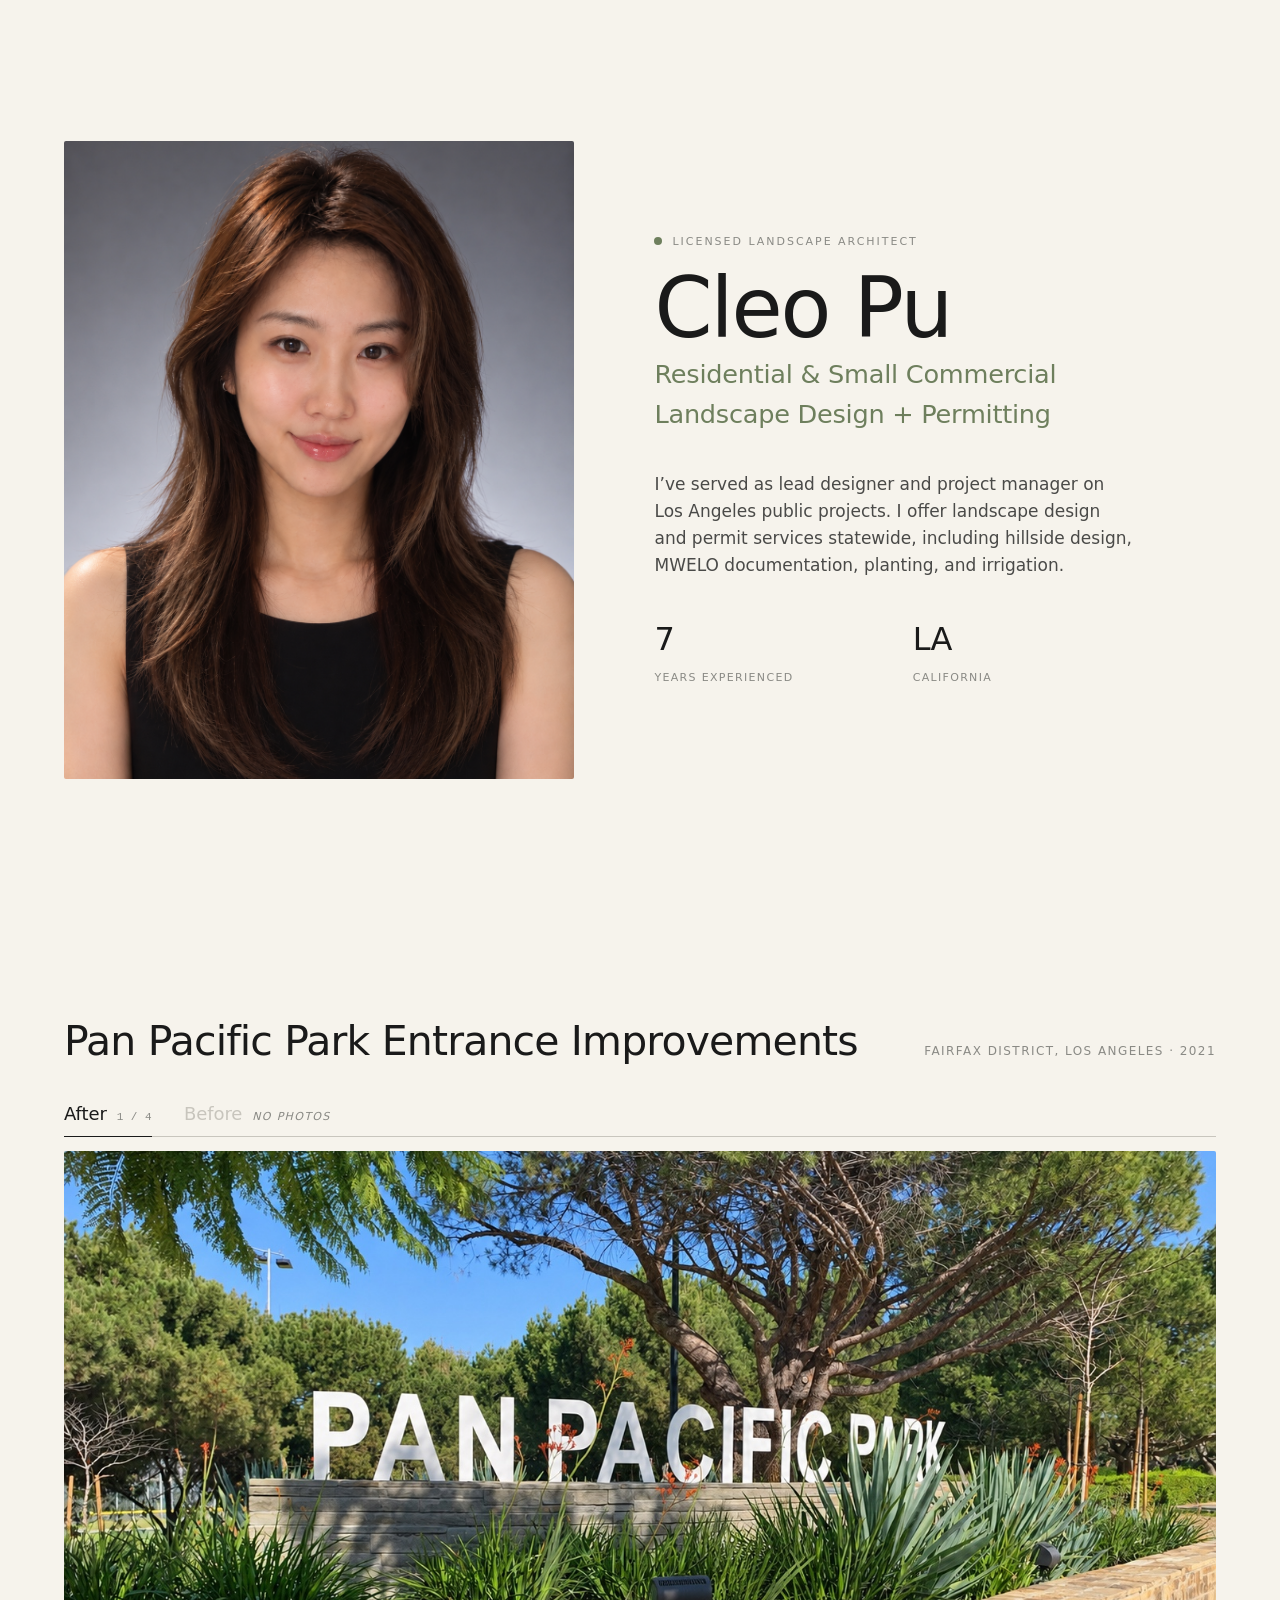
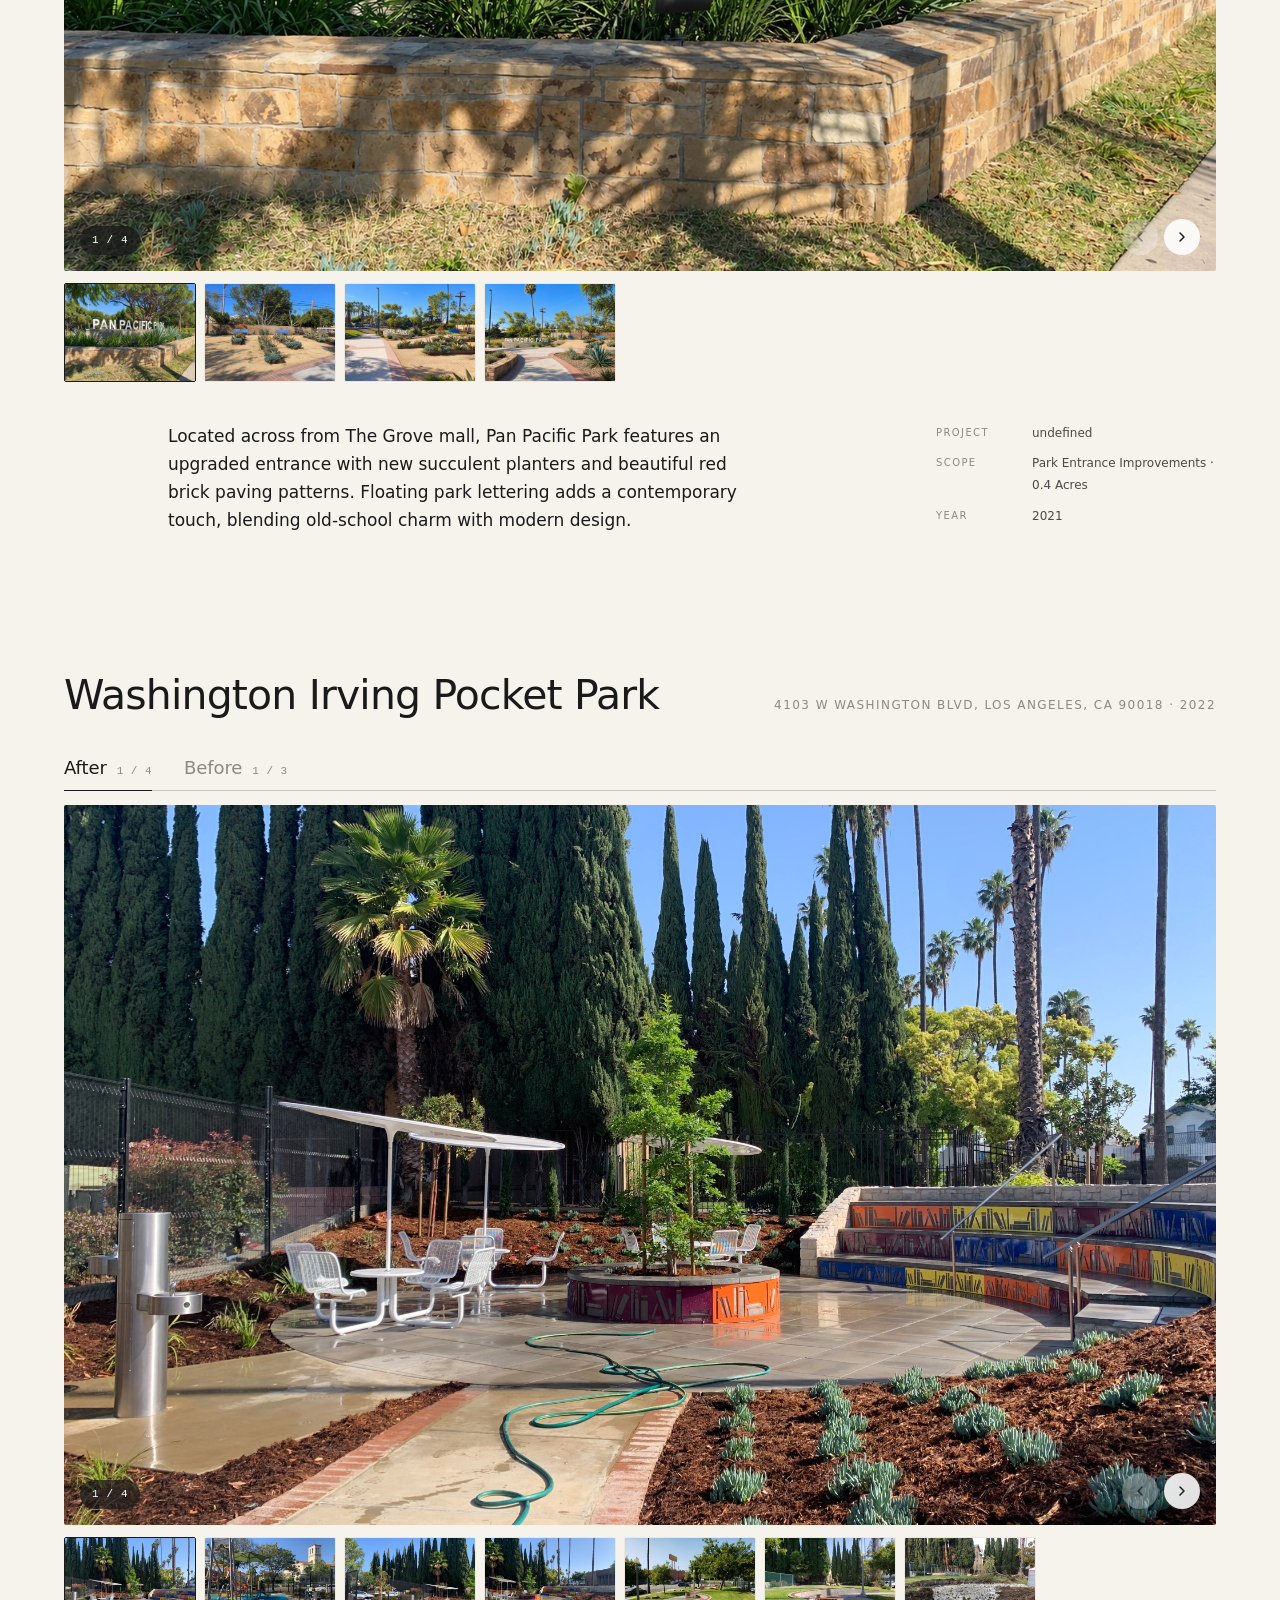
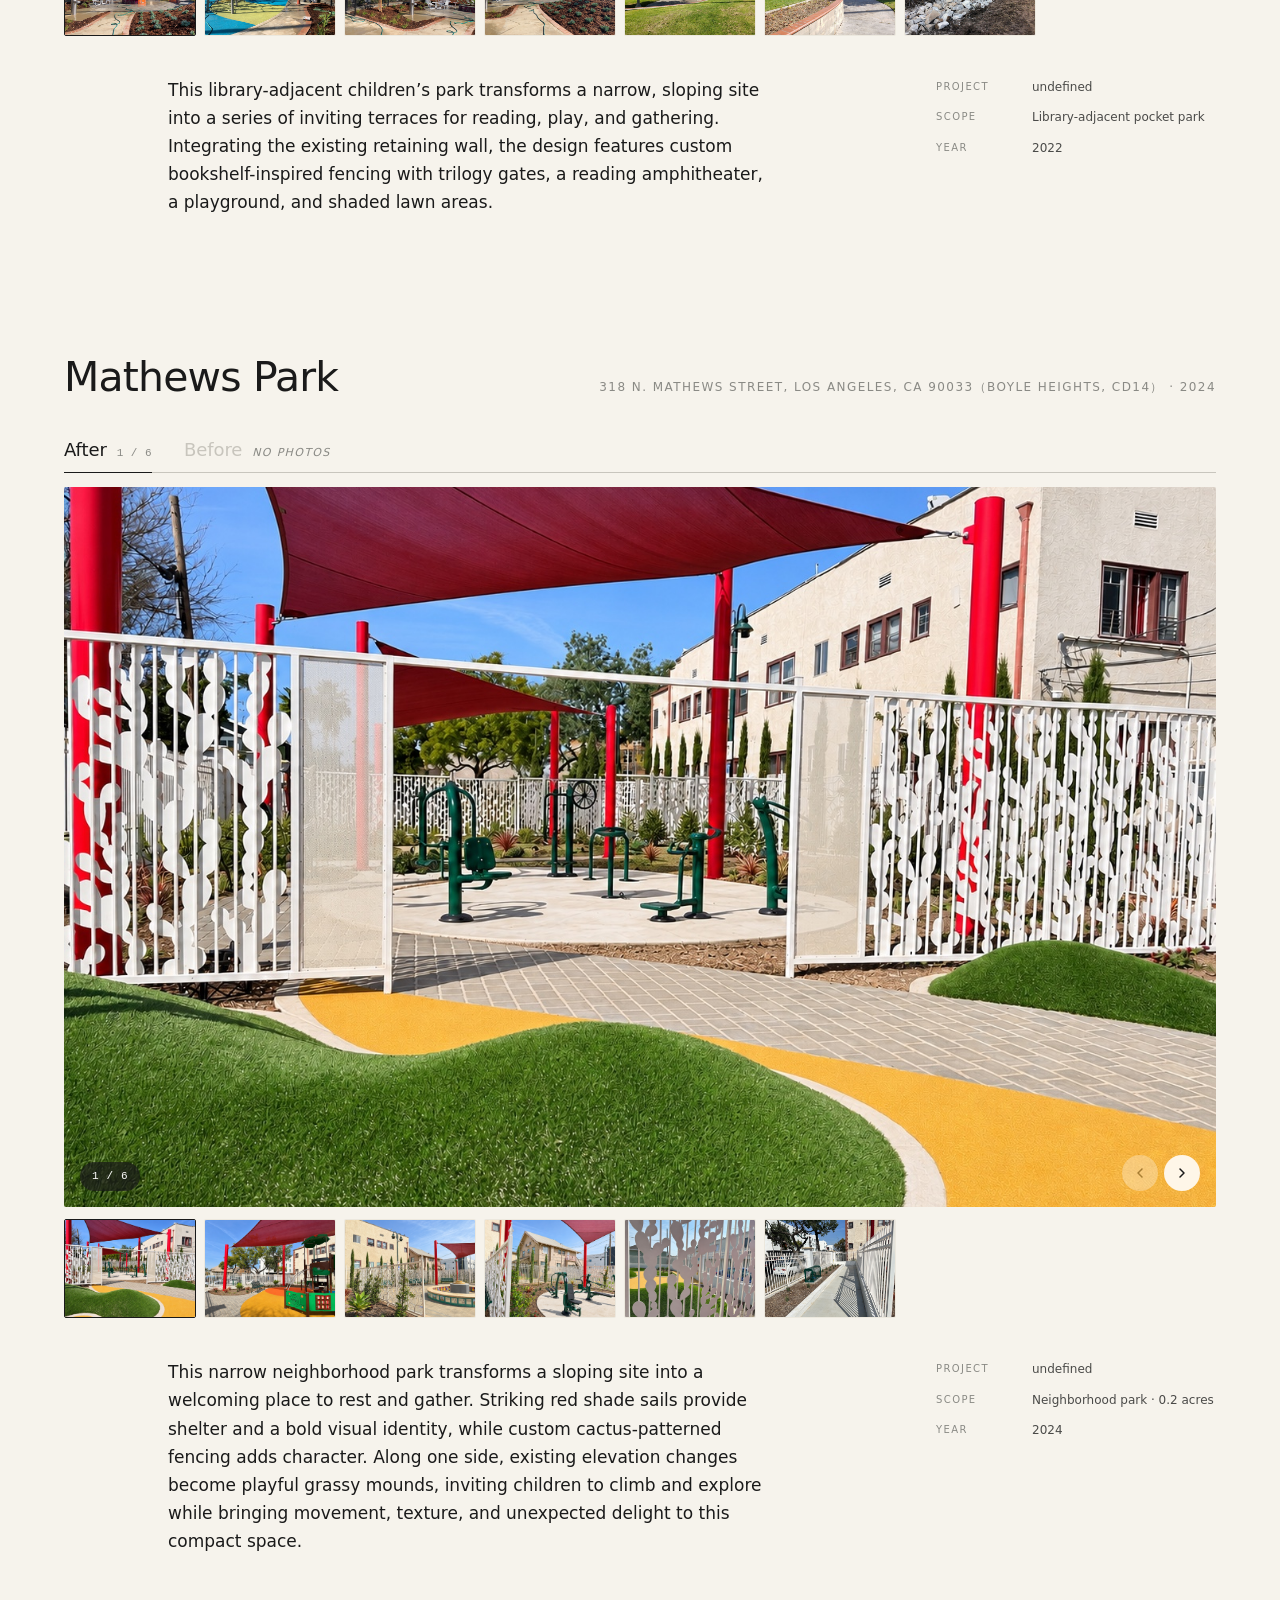
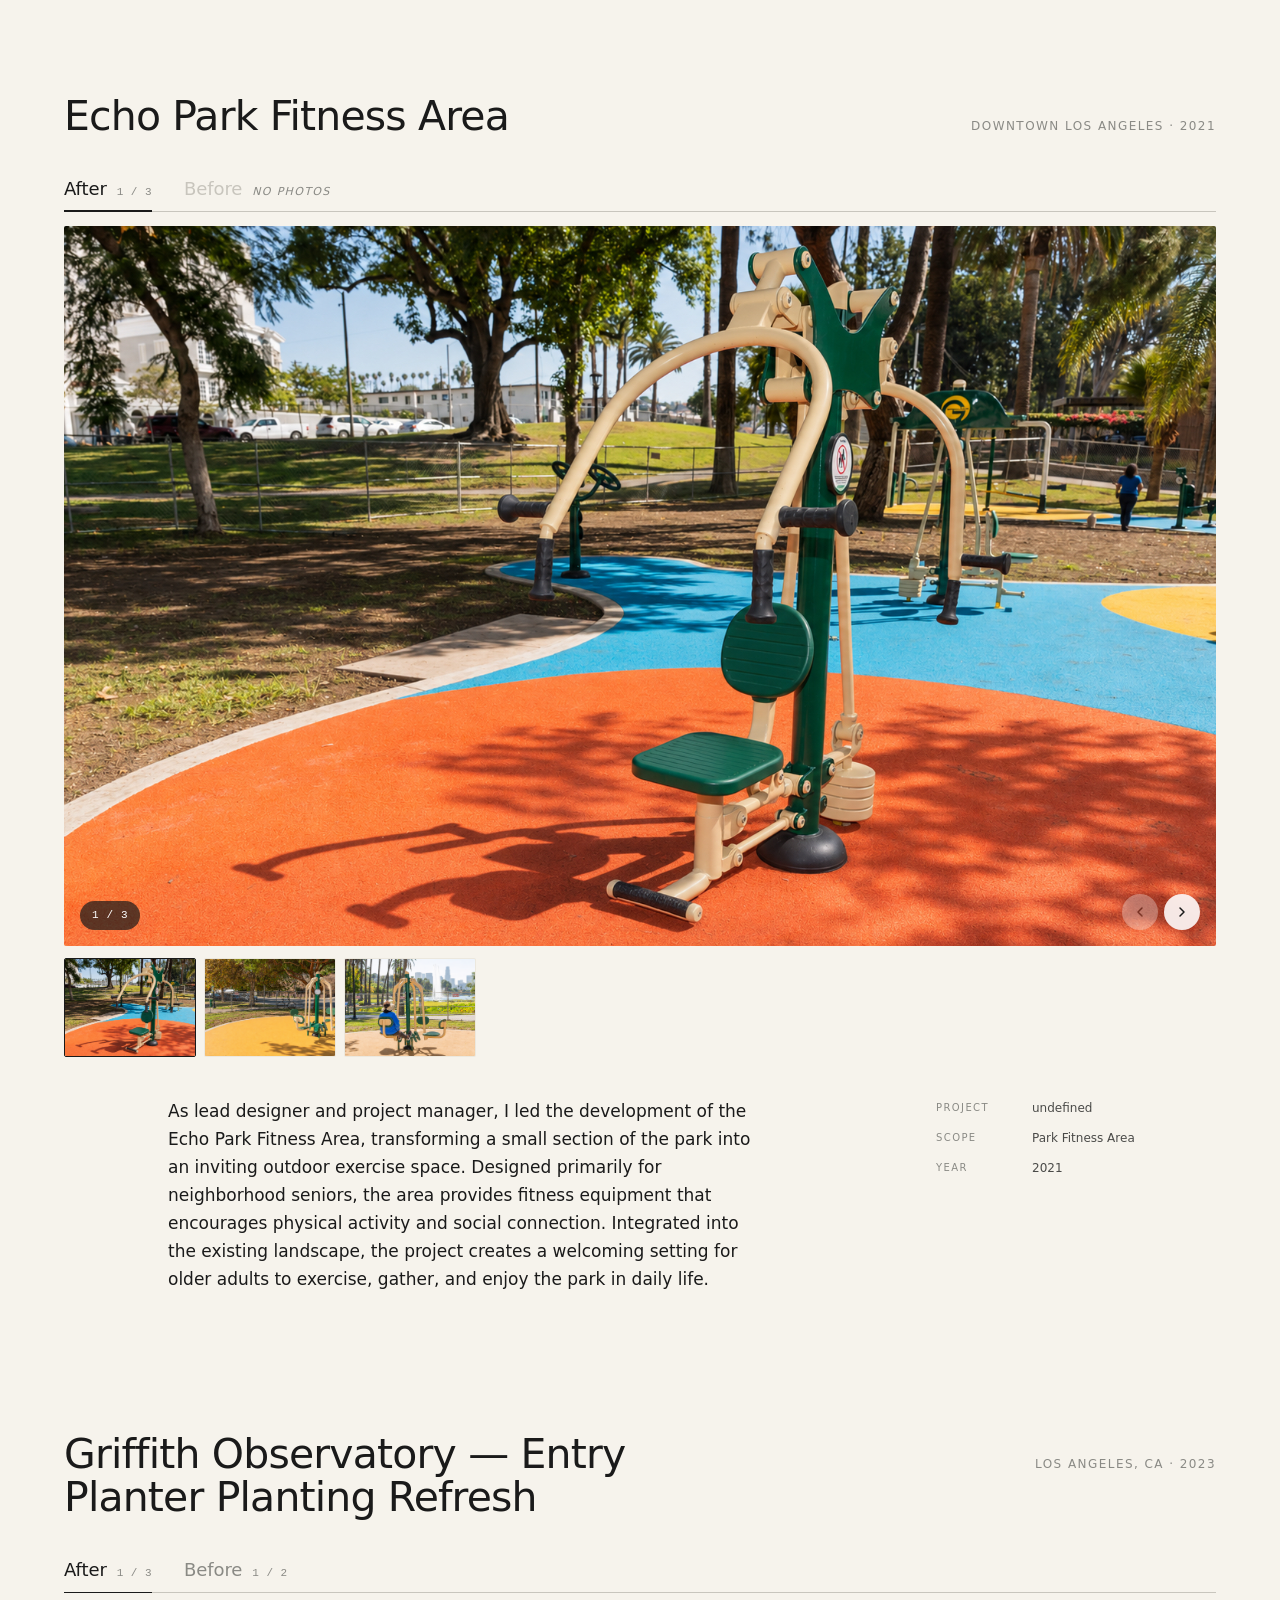
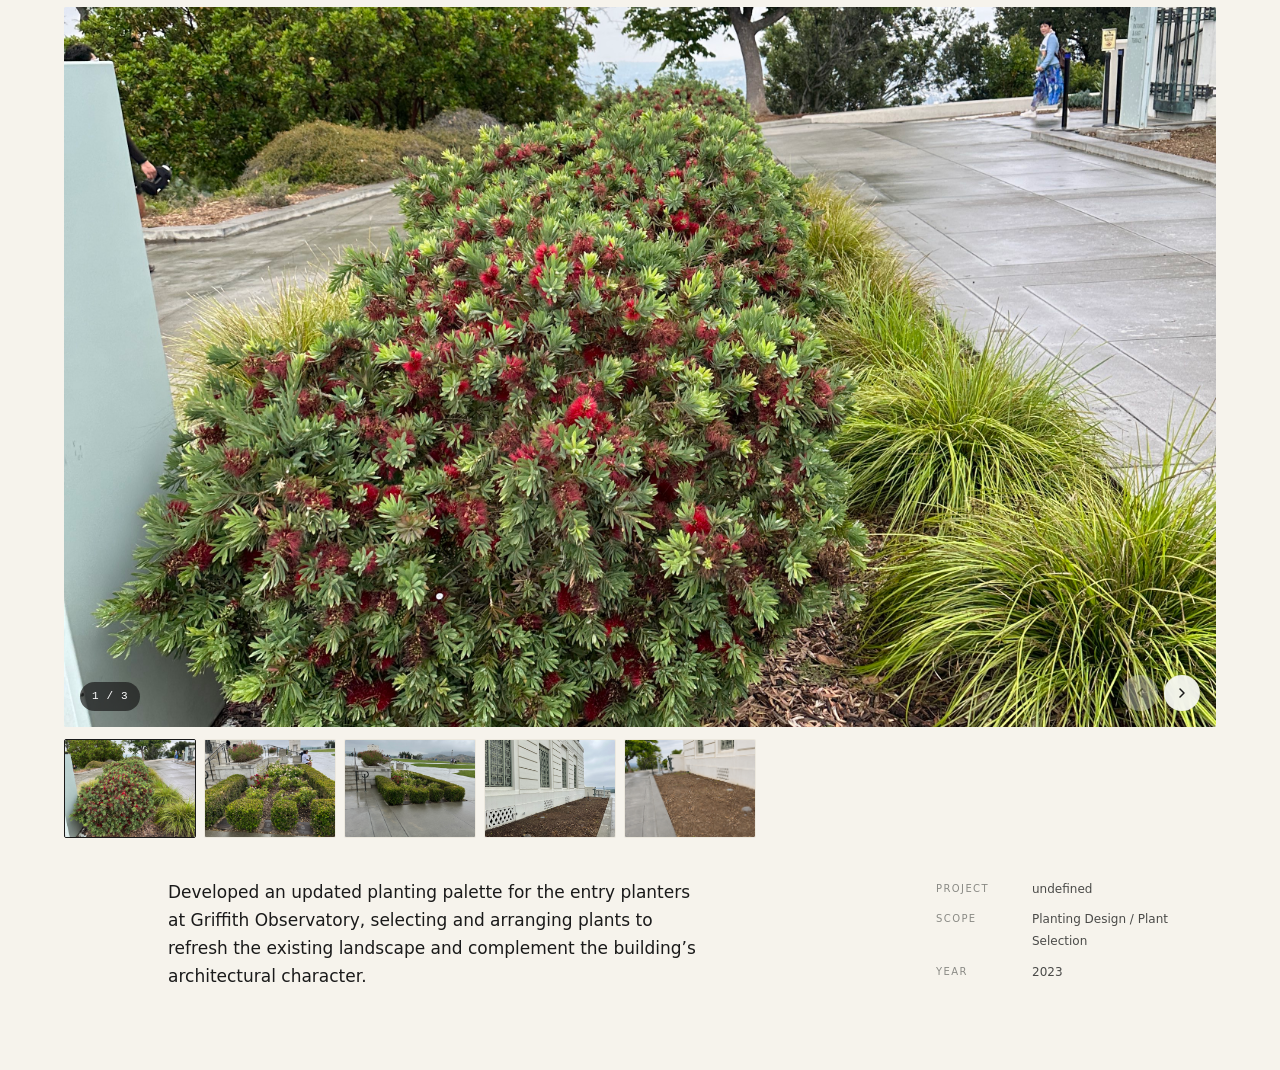
<file: index.html>
<!DOCTYPE html>
<html lang="en">
<head>
<meta charset="UTF-8" />
<meta name="viewport" content="width=device-width, initial-scale=1" />
<title>Portfolio</title>
<link rel="stylesheet" href="style.css" />
</head>
<body>

<!-- ===== HERO BIO ===== -->
<header class="hero" id="hero">
  <div class="shell" style="display: contents;">
    <div class="hero__portrait">
      <img data-bind="portrait" alt="Portrait" />
    </div>
    <div class="hero__copy">
      <div class="hero__eyebrow" data-bind="role-short"></div>
      <h1 class="hero__name" data-bind="name"></h1>
      <div class="hero__role" data-bind="role-long"></div>
      <p class="hero__bio" data-bind="bio"></p>
      <div class="hero__meta">
        <div>
          <span class="hero__meta-num" data-bind="years-licensed"></span>
          <span class="hero__meta-label">years experienced</span>
        </div>
        <div>
          <span class="hero__meta-num" data-bind="location-short"></span>
          <span class="hero__meta-label" data-bind="location-long"></span>
        </div>
      </div>
    </div>
  </div>
  <div class="hero__scrollhint" style="display:none;"></div>
</header>

<!-- ===== COLLAPSED TOP BAR ===== -->
<div class="topbar" id="topbar" aria-label="Designer info">
  <div class="topbar__center">
    <span class="topbar__name" data-bind="name"></span>
    <span class="topbar__sep">—</span>
    <span data-bind="topbar-line"></span>
    <span class="topbar__hint" aria-hidden="true">
      <svg width="12" height="12" viewBox="0 0 12 12" fill="none" style="vertical-align: -2px; margin-right: 5px;"><circle cx="6" cy="6" r="4.5" stroke="currentColor" stroke-width="1"/><path d="M6 5.5v2.5M6 4v.01" stroke="currentColor" stroke-width="1" stroke-linecap="round"/></svg>
      hover for bio
    </span>
  </div>
</div>

<!-- ===== FLOATING BIO OVERLAY (hover-expand) ===== -->
<div class="bio-float" id="bioFloat" aria-hidden="true">
  <div class="bio-float__inner">
    <div class="bio-float__portrait">
      <img data-bind="portrait" alt="" />
    </div>
    <div>
      <h2 class="bio-float__name" data-bind="name"></h2>
      <div class="bio-float__role" data-bind="role-short"></div>
      <p class="bio-float__bio" data-bind="bio"></p>
    </div>
    <div class="bio-float__meta">
      <div class="bio-float__meta-row"><span>Education</span><span data-bind="education"></span></div>
      <div class="bio-float__meta-row"><span>Studio</span><span data-bind="studio"></span></div>
      <div class="bio-float__meta-row"><span>Email</span><span data-bind="email"></span></div>
    </div>
  </div>
</div>

<!-- ===== WORK ===== -->
<main class="work" id="work">
  <div class="shell">
    <div id="projectList"></div>
  </div>
</main>

<script src="content/manifest.js?v=20261116"></script>
<script src="content-loader.js"></script>
<script src="app.js"></script>
</body>
</html>
</file>
<file: style.css>
/* Hi-fi portfolio styles — minimal natural, sage-green accent, SF Pro */

:root {
  --paper:        #f6f3ec;       /* page bg, slightly warm */
  --paper-2:      #ffffff;       /* card bg */
  --paper-3:      #ece8de;       /* hover/alt */
  --ink:          #1a1a1a;       /* primary text */
  --ink-2:        #4a4a48;       /* secondary text */
  --ink-3:        #8a8a85;       /* meta */
  --ink-4:        #c8c5bd;       /* hairlines */
  --sage:         #6e7f5d;       /* accent */
  --sage-soft:    #d8ddc9;
  --sage-bg:      #eef0e3;

  --font-display: -apple-system, BlinkMacSystemFont, "SF Pro Display", "Helvetica Neue", system-ui, sans-serif;
  --font-text:    -apple-system, BlinkMacSystemFont, "SF Pro Text", "Helvetica Neue", system-ui, sans-serif;
  --font-mono:    ui-monospace, "SF Mono", Menlo, monospace;
}

* { box-sizing: border-box; }
html, body { margin: 0; padding: 0; }
body {
  background: var(--paper);
  color: var(--ink);
  font-family: var(--font-text);
  font-size: 15px;
  line-height: 1.55;
  -webkit-font-smoothing: antialiased;
  text-rendering: optimizeLegibility;
}

img { display: block; max-width: 100%; }

/* ===== layout shell ===== */
.shell {
  width: 100%;
  max-width: 1440px;
  margin: 0 auto;
  padding: 0 64px;
}
@media (max-width: 900px) { .shell { padding: 0 24px; } }

/* ===== HERO BIO (full-bleed entry) ===== */
.hero {
  min-height: 100vh;
  padding: 80px 64px 60px;
  display: grid;
  grid-template-columns: 1fr 1.1fr;
  gap: 80px;
  align-items: center;
  position: fixed;
  top: 0; left: 0; right: 0;
  height: 100vh;
  z-index: 5;
  background: var(--paper);
  transition: opacity 0.5s ease, transform 0.6s cubic-bezier(.2,.7,.2,1);
  will-change: opacity, transform;
}
.hero.is-hidden {
  opacity: 0;
  transform: translateY(-30px);
  pointer-events: none;
}
.work {
  margin-top: 100vh;
}
.hero__portrait {
  width: 100%;
  aspect-ratio: 4/5;
  background: var(--paper-3);
  overflow: hidden;
  border-radius: 2px;
}
.hero__portrait img { width: 100%; height: 100%; object-fit: cover; }
.hero__copy { max-width: 540px; }
.hero__eyebrow {
  font-family: var(--font-text);
  font-size: 11px;
  letter-spacing: 0.18em;
  text-transform: uppercase;
  color: var(--ink-3);
  margin-bottom: 18px;
  display: flex;
  align-items: center;
  gap: 10px;
}
.hero__eyebrow::before {
  content: "";
  display: inline-block;
  width: 8px; height: 8px;
  background: var(--sage);
  border-radius: 50%;
}
.hero__name {
  font-family: var(--font-display);
  font-size: clamp(48px, 6.5vw, 88px);
  font-weight: 500;
  line-height: 0.98;
  letter-spacing: -0.025em;
  margin: 0;
  color: var(--ink);
}
.hero__role {
  margin-top: 6px;
  font-family: var(--font-display);
  font-size: clamp(20px, 2vw, 26px);
  font-weight: 400;
  color: var(--sage);
  letter-spacing: -0.01em;
}
.hero__bio {
  margin-top: 36px;
  font-size: 17px;
  line-height: 1.6;
  color: var(--ink-2);
  max-width: 480px;
  text-wrap: pretty;
}
.hero__meta {
  margin-top: 36px;
  display: grid;
  grid-template-columns: repeat(3, auto);
  gap: 36px;
  font-size: 13px;
  color: var(--ink-2);
}
.hero__meta-num {
  font-family: var(--font-display);
  font-size: 32px;
  font-weight: 400;
  letter-spacing: -0.02em;
  color: var(--ink);
  display: block;
  margin-bottom: 2px;
}
.hero__meta-label {
  font-size: 11px;
  letter-spacing: 0.12em;
  text-transform: uppercase;
  color: var(--ink-3);
}
.hero__scrollhint {
  position: absolute;
  bottom: 28px; left: 50%;
  transform: translateX(-50%);
  font-size: 11px;
  letter-spacing: 0.16em;
  text-transform: uppercase;
  color: var(--ink-3);
  display: flex;
  align-items: center;
  gap: 8px;
}
.hero__scrollhint .arr {
  width: 1px; height: 20px; background: var(--ink-3);
  position: relative;
  animation: drop 1.6s ease-in-out infinite;
}
@keyframes drop {
  0% { transform: translateY(-6px); opacity: 0; }
  40% { opacity: 1; }
  100% { transform: translateY(6px); opacity: 0; }
}

@media (max-width: 900px) {
  .hero { grid-template-columns: 1fr; gap: 36px; padding: 48px 24px; }
  .hero__portrait { aspect-ratio: 4/3; max-height: 40vh; }
}

/* ===== TOP BAR (collapsed bio) ===== */
.topbar {
  position: fixed;
  top: 0; left: 0; right: 0;
  height: 56px;
  background: rgba(246, 243, 236, 0.86);
  backdrop-filter: saturate(180%) blur(14px);
  -webkit-backdrop-filter: saturate(180%) blur(14px);
  border-bottom: 1px solid var(--ink-4);
  z-index: 50;
  display: flex; align-items: center; justify-content: center;
  padding: 0 32px;
  transform: translateY(-100%);
  opacity: 0;
  transition: transform 0.4s cubic-bezier(.2,.7,.2,1), opacity 0.3s;
  cursor: pointer;
}
.topbar.is-visible { transform: translateY(0); opacity: 1; }
.topbar__center {
  display: flex; align-items: center; gap: 12px;
  font-size: 13px;
  color: var(--ink-2);
  pointer-events: none;
}
.topbar__name { font-weight: 500; color: var(--ink); }
.topbar__sep { color: var(--ink-4); }
.topbar__hint {
  margin-left: 18px;
  padding-left: 18px;
  border-left: 1px solid var(--ink-4);
  font-size: 11px;
  color: var(--ink-3);
  letter-spacing: 0.08em;
  text-transform: uppercase;
  display: inline-flex;
  align-items: center;
  font-style: italic;
  opacity: 0.85;
}

/* ===== FLOATING BIO OVERLAY (re-expand on hover/click) ===== */
.bio-float {
  position: fixed;
  top: 56px; left: 0; right: 0;
  background: rgba(246, 243, 236, 0.96);
  backdrop-filter: saturate(180%) blur(20px);
  -webkit-backdrop-filter: saturate(180%) blur(20px);
  border-bottom: 1px solid var(--ink-4);
  z-index: 49;
  padding: 36px 64px 40px;
  transform: translateY(-12px);
  opacity: 0;
  pointer-events: none;
  transition: transform 0.32s cubic-bezier(.2,.7,.2,1), opacity 0.22s;
  box-shadow: 0 18px 50px -20px rgba(20,20,20,0.18);
}
.bio-float.is-open {
  transform: translateY(0);
  opacity: 1;
  pointer-events: auto;
}
.bio-float__inner {
  max-width: 1440px;
  margin: 0 auto;
  display: grid;
  grid-template-columns: 220px 1fr auto;
  gap: 48px;
  align-items: start;
}
.bio-float__portrait {
  width: 220px;
  aspect-ratio: 4/5;
  overflow: hidden;
  border-radius: 2px;
}
.bio-float__portrait img { width: 100%; height: 100%; object-fit: cover; }
.bio-float__name {
  font-family: var(--font-display);
  font-size: 40px;
  font-weight: 500;
  letter-spacing: -0.02em;
  line-height: 1.0;
  margin: 0;
}
.bio-float__role {
  margin-top: 4px;
  font-size: 14px;
  color: var(--sage);
  letter-spacing: -0.005em;
}
.bio-float__bio {
  margin-top: 18px;
  font-size: 15px;
  line-height: 1.6;
  color: var(--ink-2);
  max-width: 520px;
}
.bio-float__meta {
  display: flex; flex-direction: column; gap: 14px;
  font-size: 12px;
  color: var(--ink-2);
  text-align: right;
  min-width: 180px;
}
.bio-float__meta-row { display: flex; flex-direction: column; gap: 2px; align-items: flex-end; }
.bio-float__meta-row span:first-child {
  font-size: 10px; letter-spacing: 0.14em; text-transform: uppercase; color: var(--ink-3);
}

/* ===== WORK SECTION ===== */
.work {
  padding: 120px 0 80px;
  position: relative;
  z-index: 1;
  background: var(--paper);
}
.work__head {
  display: flex; align-items: baseline; justify-content: space-between;
  margin-bottom: 64px;
  border-bottom: 1px solid var(--ink-4);
  padding-bottom: 20px;
}
.work__title {
  font-family: var(--font-display);
  font-size: 36px;
  font-weight: 500;
  letter-spacing: -0.02em;
  margin: 0;
}
.work__count {
  font-size: 11px;
  letter-spacing: 0.16em;
  text-transform: uppercase;
  color: var(--ink-3);
}

/* ===== PROJECT BLOCK ===== */
.proj {
  margin-bottom: 140px;
  scroll-margin-top: 80px;
}
.proj:last-child { margin-bottom: 0; }
.proj__head {
  display: grid;
  grid-template-columns: 1fr auto;
  gap: 24px;
  align-items: baseline;
  margin-bottom: 28px;
}
.proj__num {
  font-family: var(--font-display);
  font-size: 13px;
  color: var(--ink-3);
  letter-spacing: 0.12em;
  font-feature-settings: "tnum";
}
.proj__title {
  font-family: var(--font-display);
  font-size: clamp(28px, 3.2vw, 42px);
  font-weight: 500;
  letter-spacing: -0.02em;
  line-height: 1.05;
  margin: 0;
  text-wrap: balance;
}
.proj__loc {
  font-size: 12px;
  letter-spacing: 0.12em;
  text-transform: uppercase;
  color: var(--ink-3);
  white-space: nowrap;
}

/* hero image area + tabs */
.proj__viewer {
  position: relative;
  margin-bottom: 28px;
}
.tabs {
  display: flex;
  gap: 0;
  margin-bottom: 14px;
  border-bottom: 1px solid var(--ink-4);
}
.tab {
  background: none;
  border: none;
  padding: 12px 0;
  margin-right: 32px;
  cursor: pointer;
  font-family: var(--font-display);
  font-size: 18px;
  letter-spacing: -0.005em;
  color: var(--ink-3);
  display: flex; align-items: baseline; gap: 10px;
  position: relative;
  font-weight: 400;
  transition: color 0.18s;
}
.tab:hover { color: var(--ink-2); }
.tab.is-active { color: var(--ink); }
.tab.is-active::after {
  content: "";
  position: absolute;
  left: 0; right: 0; bottom: -1px;
  height: 1.5px;
  background: var(--ink);
}
.tab__count {
  font-family: var(--font-mono);
  font-size: 11px;
  color: var(--ink-3);
  letter-spacing: 0.04em;
  font-feature-settings: "tnum";
}
.tab[disabled] {
  cursor: not-allowed;
  color: var(--ink-4);
}
.tab[disabled]::after { display: none; }

/* photo viewer */
.viewer {
  position: relative;
  width: 100%;
  aspect-ratio: 16/10;
  overflow: hidden;
  background: var(--paper-3);
  border-radius: 2px;
}
.viewer__slide {
  position: absolute;
  inset: 0;
  opacity: 0;
  transition: opacity 0.35s ease;
}
.viewer__slide.is-active { opacity: 1; }
.viewer__slide img {
  width: 100%; height: 100%;
  object-fit: cover;
}
.viewer__nav {
  position: absolute;
  bottom: 16px; right: 16px;
  display: flex; gap: 6px;
  z-index: 2;
}
.viewer__nav button {
  width: 36px; height: 36px;
  border: none;
  background: rgba(255,255,255,0.88);
  backdrop-filter: blur(8px);
  cursor: pointer;
  display: flex; align-items: center; justify-content: center;
  color: var(--ink);
  border-radius: 50%;
  transition: background 0.15s;
}
.viewer__nav button:hover { background: #fff; }
.viewer__nav button:disabled { opacity: 0.35; cursor: not-allowed; }
.viewer__counter {
  position: absolute;
  bottom: 16px; left: 16px;
  background: rgba(26,26,26,0.7);
  color: #fff;
  padding: 6px 12px;
  border-radius: 100px;
  font-family: var(--font-mono);
  font-size: 11px;
  letter-spacing: 0.06em;
  font-feature-settings: "tnum";
  z-index: 2;
}

/* thumbnails strip */
.thumbs {
  display: flex;
  gap: 8px;
  overflow-x: auto;
  scroll-behavior: smooth;
  padding-bottom: 4px;
  -ms-overflow-style: none;
  scrollbar-width: none;
}
.thumbs::-webkit-scrollbar { display: none; }
.thumb {
  flex: none;
  width: 132px;
  aspect-ratio: 4/3;
  background: var(--paper-3);
  cursor: pointer;
  border-radius: 2px;
  overflow: hidden;
  position: relative;
  border: 1.5px solid transparent;
  transition: border-color 0.15s, transform 0.15s;
}
.thumb img { width: 100%; height: 100%; object-fit: cover; }
.thumb:hover { transform: translateY(-2px); }
.thumb.is-active { border-color: var(--ink); }

/* description block */
.proj__body {
  display: grid;
  grid-template-columns: 80px 1fr 280px;
  gap: 24px;
  margin-top: 36px;
}
.proj__body-spacer {}
.proj__summary {
  font-size: 17px;
  line-height: 1.65;
  color: var(--ink);
  max-width: 600px;
  text-wrap: pretty;
}
.proj__details {
  font-size: 12px;
  line-height: 1.85;
  color: var(--ink-2);
}
.proj__details dl {
  display: grid;
  grid-template-columns: 80px 1fr;
  gap: 8px 16px;
  margin: 0;
}
.proj__details dt {
  font-size: 10px;
  letter-spacing: 0.14em;
  text-transform: uppercase;
  color: var(--ink-3);
  padding-top: 2px;
}
.proj__details dd { margin: 0; }
.proj__materials {
  margin-top: 24px;
  padding-top: 20px;
  border-top: 1px solid var(--ink-4);
}
.proj__materials-title {
  font-size: 10px;
  letter-spacing: 0.14em;
  text-transform: uppercase;
  color: var(--ink-3);
  margin-bottom: 10px;
}
.proj__materials ul {
  list-style: none;
  padding: 0; margin: 0;
  font-size: 12px;
  color: var(--ink-2);
  line-height: 1.85;
}
.proj__materials li::before {
  content: "—";
  color: var(--sage);
  margin-right: 8px;
}

/* no-before label */
.no-before {
  font-size: 11px;
  letter-spacing: 0.12em;
  text-transform: uppercase;
  color: var(--ink-3);
  font-style: italic;
}

/* footer */
.foot {
  border-top: 1px solid var(--ink-4);
  padding: 56px 0 64px;
  display: flex;
  justify-content: space-between;
  align-items: end;
  font-size: 12px;
  color: var(--ink-3);
  letter-spacing: 0.04em;
}
.foot__sig {
  font-family: var(--font-display);
  font-size: 24px;
  color: var(--ink);
  font-weight: 500;
  letter-spacing: -0.01em;
}

@media (max-width: 900px) {
  .proj__head { grid-template-columns: 1fr; gap: 6px; }
  .proj__body { grid-template-columns: 1fr; }
  .bio-float { padding: 24px; }
  .bio-float__inner { grid-template-columns: 1fr; gap: 24px; }
  .bio-float__meta { text-align: left; align-items: flex-start; }
  .bio-float__meta-row { align-items: flex-start; }
  .topbar__nav { display: none; }
}
</file>
